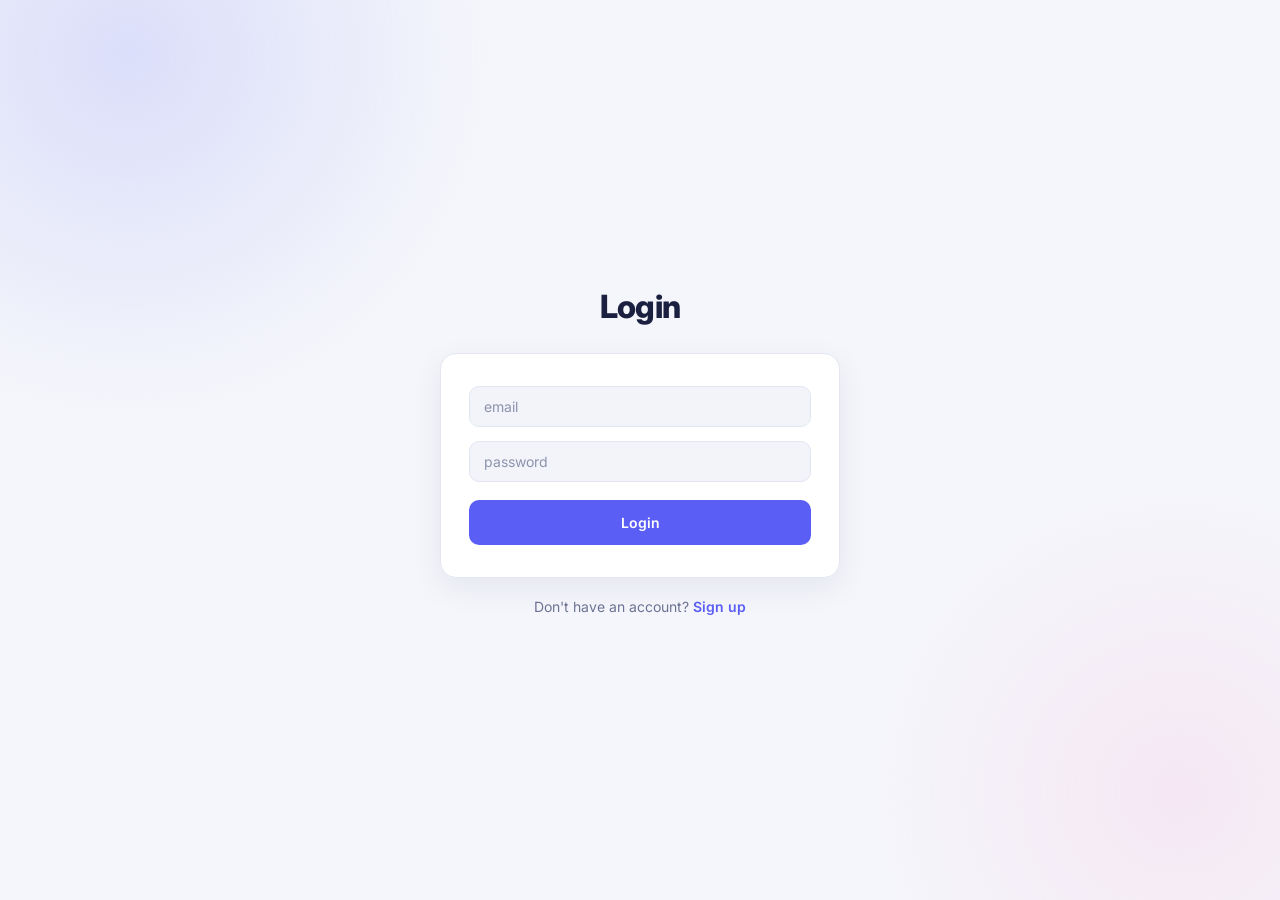
<file: frontend/index.html>
<!DOCTYPE html>
<html lang="en">
<head>
    <meta charset="UTF-8">
    <meta name="viewport" content="width=device-width, initial-scale=1.0">
    <title>Expense Tracker</title>
    <script>
        if (localStorage.getItem('token')) {
            window.location.replace('dashboard.html')
        } else {
            window.location.replace('login.html')
        }
    </script>
    <noscript>
        <meta http-equiv="refresh" content="0; url=login.html">
    </noscript>
</head>
<body>
</body>
</html>
</file>
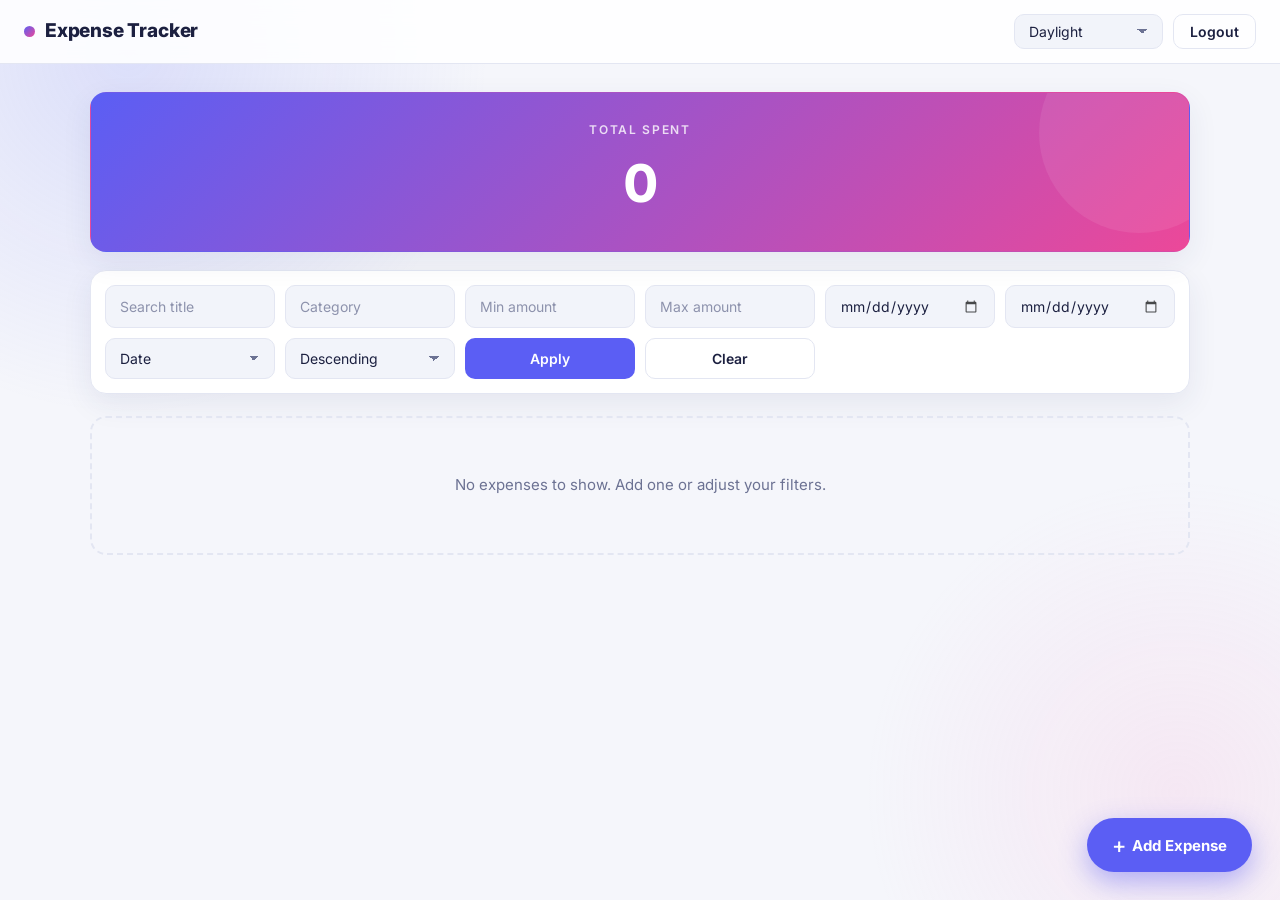
<file: frontend/dashboard.html>
<!doctype html>
<html lang="en">
  <head>
    <meta charset="UTF-8" />
    <meta name="viewport" content="width=device-width, initial-scale=1.0" />
    <title>Dashboard</title>
    <script src="js/theme.js"></script>
    <link rel="stylesheet" href="css/style.css" />
  </head>
  <body>
    <nav class="navbar">
      <h2>Expense Tracker</h2>
      <div class="nav-actions">
        <select id="theme-switcher" aria-label="Theme">
          <option value="daylight">Daylight</option>
          <option value="midnight">Midnight Neon</option>
          <option value="paper">Paper</option>
          <option value="terminal">Terminal</option>
          <option value="ocean">Ocean</option>
          <option value="aurora">Aurora</option>
          <option value="coffee">Coffee</option>
          <option value="forest">Forest</option>
          <option value="mono">Mono White</option>
          <option value="monodark">Mono Dark</option>
          <option value="citrus">Citrus</option>
        </select>
        <button id="logout">Logout</button>
      </div>
    </nav>

    <div class="summary-card">
      <p>Total spent</p>
      <h2 id="total">0</h2>
    </div>

    <div class="filters">
      <input type="text" id="filter-search" placeholder="Search title" />
      <input type="text" id="filter-category" placeholder="Category" />
      <input type="number" id="filter-min" placeholder="Min amount" />
      <input type="number" id="filter-max" placeholder="Max amount" />
      <input type="date" id="filter-from" />
      <input type="date" id="filter-to" />
      <select id="filter-sort">
        <option value="date">Date</option>
        <option value="amount">Amount</option>
      </select>
      <select id="filter-order">
        <option value="desc">Descending</option>
        <option value="asc">Ascending</option>
      </select>
      <button id="apply-filters">Apply</button>
      <button id="clear-filters">Clear</button>
    </div>

    <button id="addexp">Add Expense</button>
    <p id="error"></p>

    <div id="expenses"></div>

    <!--~ Add Expense Modal -->
    <div id="modal" class="modal hidden">
      <form id="add-expense">
        <input type="text" id="title" placeholder="Title" />
        <textarea id="description" placeholder="Description"></textarea>
        <input type="number" id="amount" placeholder="Amount" />
        <input type="text" id="category" placeholder="Category" />
        <input type="date" id="date" />
        <button id="add-btn">Add+</button>
        <button type="button" id="cancel-btn">Cancel</button>
      </form>
    </div>

    <!-- ~ Delete Confirmation Modal -->
    <div id="delete-modal" class="modal hidden">
      <div class="modal-content">
        <h3>Are you sure?</h3>
        <p>
          Do you really want to delete this expense? This action cannot be
          undone.
        </p>
        <div class="modal-buttons">
          <button id="confirm-delete" class="BTN danger">Yes, Delete</button>
          <button id="cancel-delete" class="BTN">Cancel</button>
        </div>
      </div>
    </div>

    <script src="js/api.js"></script>
    <script src="js/dashboard.js"></script>
    
  </body>
</html>
</file>
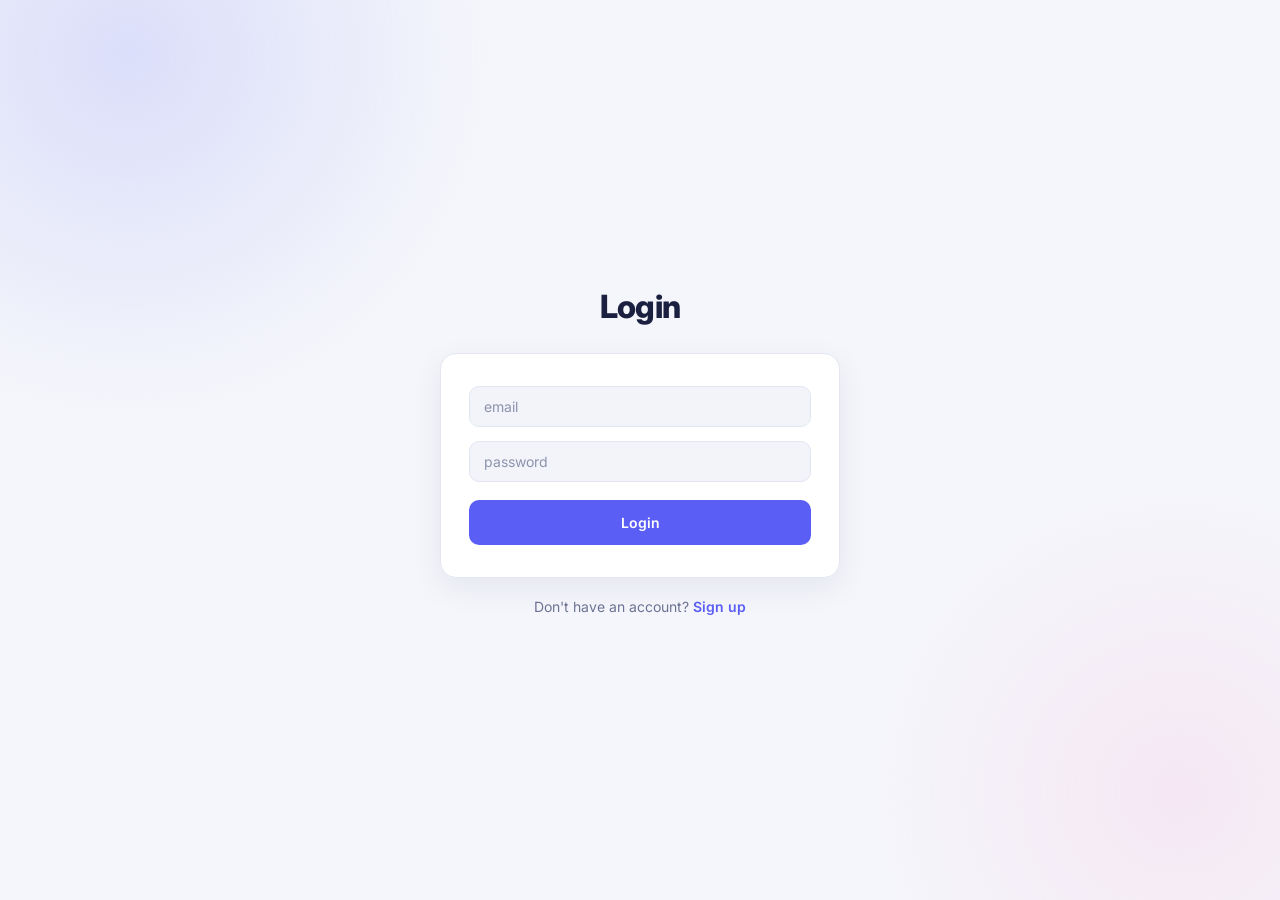
<file: frontend/login.html>
<!DOCTYPE html>
<html lang="en">
<head>
    <meta charset="UTF-8">
    <meta name="viewport" content="width=device-width, initial-scale=1.0">
    <title>Login Page</title>
    <script src="js/theme.js"></script>
    <link rel="stylesheet" href="css/style.css">
</head>
<body>
    <h1>Login</h1>
    <form action="" id="login-form">
        <input type="email" class="email" id="email" placeholder="email">
        <input type="password" class="password" id="password" placeholder="password">
        <button class="btn" id="login-btn">Login</button>
        <p id="error"></p>
    </form>
    <p>
    Don't have an account? <a href="signup.html">Sign up</a>
</p>

    <script src="js/api.js"></script>
    <script src="js/auth.js"></script>
    
</body>
</html>
</file>
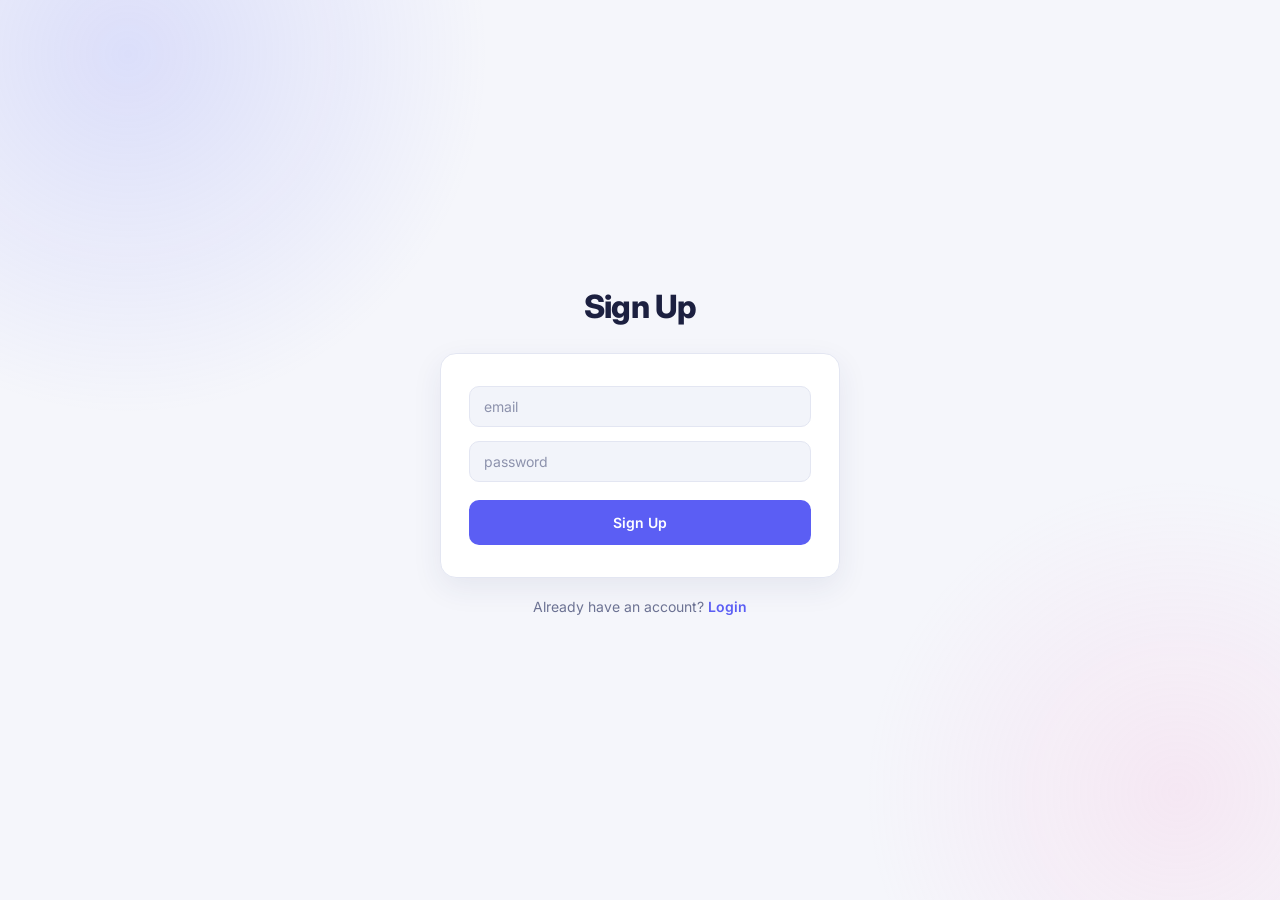
<file: frontend/signup.html>
<!DOCTYPE html>
<html lang="en">
<head>
    <meta charset="UTF-8">
    <meta name="viewport" content="width=device-width, initial-scale=1.0">
    <title>Sign Up Page</title>
    <script src="js/theme.js"></script>
    <link rel="stylesheet" href="css/style.css">
</head>
<body>
    <h1>Sign Up</h1>
    <form action="" id="login-form">
        <input type="email" class="email" id="email" placeholder="email">
        <input type="password" class="password" id="password" placeholder="password">
        <button class="btn" id="signup-btn">Sign Up</button>
        <p id="error"></p>
    </form>
<p >
    Already have an account? <a href="login.html">Login</a>
</p>
    <script src="js/api.js"></script>
    <script src="js/auth.js"></script>
    
</body>
</html>
</file>
<file: frontend/css/style.css>
@import url('https://fonts.googleapis.com/css2?family=Inter:wght@400;500;600;700;800&family=JetBrains+Mono:wght@400;600;700&family=Lora:wght@500;600;700&display=swap');

/* =====================================================
   THEMES  (set with <html data-theme="name">)
   daylight (default) | midnight | paper | mocha
   nord | rose | terminal | glass
   ===================================================== */

:root,
[data-theme="daylight"] {
    --bg: #f5f6fb;
    --bg-image: none;
    --glow-1: #818cf8;
    --glow-2: #f9a8d4;
    --surface: #ffffff;
    --surface-2: #f2f4fa;
    --text: #1c2040;
    --muted: #6c7293;
    --border: #e3e6f2;
    --primary: #5b5ef4;
    --primary-hover: #4a4de0;
    --primary-text: #ffffff;
    --accent: #ec4899;
    --danger: #ef4444;
    --danger-hover: #dc2626;
    --shadow: 0 10px 30px rgba(40, 45, 100, 0.08);
    --radius: 16px;
    --radius-sm: 10px;
    --backdrop: none;
    --scheme: light;
    --font-body: 'Inter', system-ui, sans-serif;
    --font-heading: 'Inter', system-ui, sans-serif;
    --total-bg: linear-gradient(135deg, var(--primary), var(--accent));
    --total-text: var(--primary-text);
    --total-border: transparent;
    --text-glow: none;
    --option-bg: var(--surface);
}

/* Neon cyan + magenta on near-black */
[data-theme="midnight"] {
    --bg: #07070f;
    --glow-1: #00e5ff;
    --glow-2: #ff2bd6;
    --surface: #11111f;
    --surface-2: #181830;
    --text: #e8e8ff;
    --muted: #8b8bb5;
    --border: #26264a;
    --primary: #00e5ff;
    --primary-hover: #33ecff;
    --primary-text: #04040a;
    --accent: #ff2bd6;
    --danger: #ff4d6d;
    --danger-hover: #ff7088;
    --shadow: 0 10px 34px rgba(0, 229, 255, 0.08);
    --scheme: dark;
}

/* Warm cream and ink, like a notebook */
[data-theme="paper"] {
    --bg: #f3ecdd;
    --glow-1: #e3cfa4;
    --glow-2: #e8c9b0;
    --surface: #fffaf0;
    --surface-2: #f4ecda;
    --text: #2b2a26;
    --muted: #7d7766;
    --border: #d8ccb2;
    --primary: #2b2a26;
    --primary-hover: #46443d;
    --primary-text: #fffaf0;
    --accent: #b5452f;
    --danger: #a32d2d;
    --danger-hover: #8a2222;
    --shadow: 4px 4px 0 rgba(43, 42, 38, 0.12);
    --radius: 8px;
    --radius-sm: 6px;
    --font-body: 'Lora', Georgia, serif;
    --font-heading: 'Lora', Georgia, serif;
    --total-bg: #2b2a26;
    --total-text: #f3ecdd;
    --scheme: light;
}

/* Green phosphor on black */
[data-theme="terminal"] {
    --bg: #000000;
    --glow-1: #33ff66;
    --glow-2: #33ff66;
    --surface: #050c05;
    --surface-2: #000000;
    --text: #33ff66;
    --muted: #1fa046;
    --border: #146b2e;
    --primary: #33ff66;
    --primary-hover: #66ff8c;
    --primary-text: #000000;
    --accent: #ffd400;
    --danger: #ff3b3b;
    --danger-hover: #ff6666;
    --shadow: 0 0 14px rgba(51, 255, 102, 0.12);
    --radius: 3px;
    --radius-sm: 2px;
    --font-body: 'JetBrains Mono', ui-monospace, monospace;
    --font-heading: 'JetBrains Mono', ui-monospace, monospace;
    --total-bg: var(--surface);
    --total-text: var(--primary);
    --total-border: var(--primary);
    --text-glow: 0 0 10px rgba(51, 255, 102, 0.55);
    --scheme: dark;
}

    




/* Deep navy with sea-green highlights */
[data-theme="ocean"] {
    --bg: #08121f;
    --glow-1: #3ea6ff;
    --glow-2: #26d0b2;
    --surface: #0f2036;
    --surface-2: #132a45;
    --text: #e4f1ff;
    --muted: #84a3c4;
    --border: #1f3d5e;
    --primary: #3ea6ff;
    --primary-hover: #66b9ff;
    --primary-text: #06121f;
    --accent: #26d0b2;
    --danger: #ff6b6b;
    --danger-hover: #ff8a8a;
    --shadow: 0 10px 30px rgba(0, 0, 0, 0.35);
    --scheme: dark;
}



/* Northern lights: frosted dark with green and violet */
[data-theme="aurora"] {
    --bg: #0b1020;
    --bg-image: linear-gradient(160deg, #0b1020 0%, #0f2a3d 50%, #1a1040 100%);
    --glow-1: #34d399;
    --glow-2: #a78bfa;
    --surface: rgba(255, 255, 255, 0.06);
    --surface-2: rgba(255, 255, 255, 0.05);
    --text: #e8f5f1;
    --muted: #8fb0ad;
    --border: rgba(255, 255, 255, 0.12);
    --primary: #34d399;
    --primary-hover: #5eead4;
    --primary-text: #04201a;
    --accent: #a78bfa;
    --danger: #fb7185;
    --danger-hover: #fda4af;
    --shadow: 0 10px 34px rgba(0, 0, 0, 0.35);
    --backdrop: blur(14px) saturate(130%);
    --total-bg: linear-gradient(135deg, #34d399, #a78bfa);
    --total-text: #04201a;
    --modal-bg: rgba(15, 25, 45, 0.92);
    --option-bg: #12202e;
    --scheme: dark;
}



/* Light latte and cream with espresso buttons */
[data-theme="coffee"] {
    --bg: #f1e4d3;
    --glow-1: #c68b59;
    --glow-2: #e3c9a6;
    --surface: #fbf4ea;
    --surface-2: #f0e3d1;
    --text: #3b2418;
    --muted: #8a6a55;
    --border: #dcc6ac;
    --primary: #6f4e37;
    --primary-hover: #5a3e2b;
    --primary-text: #fff8ee;
    --accent: #c68b59;
    --danger: #b3382c;
    --danger-hover: #8f2c22;
    --shadow: 0 10px 28px rgba(59, 36, 24, 0.12);
    --font-heading: 'Lora', Georgia, serif;
    --total-bg: linear-gradient(135deg, #6f4e37, #3b2418);
    --total-text: #fbf0e0;
    --scheme: light;
}

/* Sunlit woodland: leaf green, fern and bark */
[data-theme="forest"] {
    --bg: #eef2e4;
    --glow-1: #8fbf7a;
    --glow-2: #e3c98c;
    --surface: #fbfcf5;
    --surface-2: #e9eedc;
    --text: #1f2e1c;
    --muted: #66795c;
    --border: #d2dcc0;
    --primary: #2f6b3a;
    --primary-hover: #265a30;
    --primary-text: #f4f8ec;
    --accent: #a0662d;
    --danger: #b5443a;
    --danger-hover: #963529;
    --shadow: 0 10px 30px rgba(47, 80, 40, 0.12);
    --total-bg: linear-gradient(135deg, #2f6b3a, #5a9a4c);
    --total-text: #f4f8ec;
    --scheme: light;
}

/* Pure white, black text, white buttons with black outlines */
[data-theme="mono"] {
    --bg: #ffffff;
    --glow-1: #ffffff;
    --glow-2: #ffffff;
    --surface: #ffffff;
    --surface-2: #f5f5f5;
    --text: #000000;
    --muted: #555555;
    --border: #cfcfcf;
    --primary: #000000;
    --primary-hover: #222222;
    --primary-text: #ffffff;
    --accent: #000000;
    --danger: #d00000;
    --danger-hover: #a30000;
    --shadow: 0 8px 24px rgba(0, 0, 0, 0.08);
    --total-bg: #ffffff;
    --total-text: #000000;
    --total-border: #000000;
    --scheme: light;
}

/* extra rules for the white buttons */
[data-theme="mono"] button {
    background: #ffffff;
    color: #000000;
    border-color: #000000;
}

[data-theme="mono"] button:hover {
    background: #000000;
    color: #ffffff;
    box-shadow: none;
}

[data-theme="mono"] .expense-card .BTN:not(:hover) {
    background: #ffffff;
    border-color: #000000;
}
/* Pure black, white text, black buttons with white outlines */
[data-theme="monodark"] {
    --bg: #000000;
    --glow-1: #000000;
    --glow-2: #000000;
    --surface: #000000;
    --surface-2: #141414;
    --text: #ffffff;
    --muted: #aaaaaa;
    --border: #3a3a3a;
    --primary: #ffffff;
    --primary-hover: #dddddd;
    --primary-text: #000000;
    --accent: #ffffff;
    --danger: #ff4d4d;
    --danger-hover: #ff7a7a;
    --shadow: 0 8px 24px rgba(255, 255, 255, 0.06);
    --total-bg: #000000;
    --total-text: #ffffff;
    --total-border: #ffffff;
    --scheme: dark;
}

/* extra rules for the black buttons */
[data-theme="monodark"] button {
    background: #000000;
    color: #ffffff;
    border-color: #ffffff;
}

[data-theme="monodark"] button:hover {
    background: #ffffff;
    color: #000000;
    box-shadow: none;
}

[data-theme="monodark"] .expense-card .BTN:not(:hover) {
    background: #000000;
    border-color: #ffffff;
}
/* Bright lemon and lime, fresh and sunny */
[data-theme="citrus"] {
    --bg: #fffbe6;
    --glow-1: #facc15;
    --glow-2: #a3e635;
    --surface: #ffffff;
    --surface-2: #fdf8d8;
    --text: #2f2a00;
    --muted: #7a7330;
    --border: #efe8b0;
    --primary: #4d7c0f;
    --primary-hover: #3f6610;
    --primary-text: #ffffff;
    --accent: #e08a00;
    --danger: #dc2626;
    --danger-hover: #b91c1c;
    --shadow: 0 10px 28px rgba(120, 110, 0, 0.12);
    --total-bg: linear-gradient(135deg, #facc15, #84cc16);
    --total-text: #1f2400;
    --scheme: light;
}
/* =====================================================
   BASE
   ===================================================== */

* {
    box-sizing: border-box;
    scrollbar-width: thin;
    scrollbar-color: var(--border) transparent;
}

html {
    color-scheme: var(--scheme);
}

body {
    margin: 0;
    padding: 0 24px 110px;
    min-height: 100vh;
    font-family: var(--font-body);
    font-size: 15px;
    line-height: 1.5;
    color: var(--text);
    background-color: var(--bg);
    background-image: var(--bg-image);
    background-attachment: fixed;
    transition: background-color 0.3s, color 0.3s;
}

/* soft coloured glow behind everything */
body::before {
    content: "";
    position: fixed;
    inset: 0;
    z-index: -1;
    pointer-events: none;
    background:
        radial-gradient(600px circle at 10% 6%, color-mix(in srgb, var(--glow-1) 22%, transparent), transparent 60%),
        radial-gradient(520px circle at 92% 88%, color-mix(in srgb, var(--glow-2) 18%, transparent), transparent 60%);
}

::selection {
    background: var(--primary);
    color: var(--primary-text);
}

h1, h2, h3 {
    font-family: var(--font-heading);
    text-shadow: var(--text-glow);
}

a {
    color: var(--primary);
    font-weight: 600;
    text-decoration: none;
}

a:hover {
    text-decoration: underline;
}

.hidden {
    display: none !important;
}

/* =====================================================
   INPUTS
   ===================================================== */

input,
textarea,
select {
    width: 100%;
    padding: 11px 14px;
    font-family: inherit;
    font-size: 14px;
    color: var(--text);
    background-color: var(--surface-2);
    border: 1px solid var(--border);
    border-radius: var(--radius-sm);
    transition: border-color 0.2s, box-shadow 0.2s, background-color 0.2s;
}

input::placeholder,
textarea::placeholder {
    color: var(--muted);
    opacity: 0.75;
}

input:focus,
textarea:focus,
select:focus {
    outline: none;
    border-color: var(--primary);
    box-shadow: 0 0 0 3px color-mix(in srgb, var(--primary) 25%, transparent);
}

textarea {
    resize: vertical;
    min-height: 80px;
}

/* number inputs: no ugly spinners */
input[type="number"] {
    -moz-appearance: textfield;
    appearance: textfield;
}

input[type="number"]::-webkit-outer-spin-button,
input[type="number"]::-webkit-inner-spin-button {
    -webkit-appearance: none;
    margin: 0;
}

/* date picker icon */
input[type="date"]::-webkit-calendar-picker-indicator {
    cursor: pointer;
    opacity: 0.7;
}

/* custom dropdown arrow, drawn with gradients so it follows the theme */
select {
    -webkit-appearance: none;
    appearance: none;
    cursor: pointer;
    padding-right: 36px;
    background-image:
        linear-gradient(45deg, transparent 50%, var(--muted) 50%),
        linear-gradient(135deg, var(--muted) 50%, transparent 50%);
    background-position: calc(100% - 20px) 50%, calc(100% - 15px) 50%;
    background-size: 5px 5px, 5px 5px;
    background-repeat: no-repeat;
}

select option {
    background: var(--option-bg);
    color: var(--text);
}

/* browser autofill matches the theme */
input:-webkit-autofill {
    -webkit-box-shadow: 0 0 0 100px var(--surface-2) inset;
    -webkit-text-fill-color: var(--text);
}

/* =====================================================
   BUTTONS
   ===================================================== */

button {
    display: inline-flex;
    align-items: center;
    justify-content: center;
    gap: 6px;
    padding: 11px 18px;
    font-family: inherit;
    font-size: 14px;
    font-weight: 600;
    color: var(--primary-text);
    background: var(--primary);
    border: 1px solid transparent;
    border-radius: var(--radius-sm);
    cursor: pointer;
    transition: background 0.2s, color 0.2s, border-color 0.2s, transform 0.15s, box-shadow 0.2s;
}

button:hover {
    background: var(--primary-hover);
    transform: translateY(-1px);
    box-shadow: 0 6px 16px color-mix(in srgb, var(--primary) 35%, transparent);
}

button:active {
    transform: translateY(1px) scale(0.98);
    box-shadow: none;
}

button:focus-visible {
    outline: 2px solid var(--primary);
    outline-offset: 2px;
}

/* secondary (ghost) buttons */
#logout,
#clear-filters,
#cancel-btn,
#cancel-delete {
    background: transparent;
    color: var(--text);
    border-color: var(--border);
}

#logout:hover,
#clear-filters:hover,
#cancel-btn:hover,
#cancel-delete:hover {
    background: var(--surface-2);
    border-color: var(--muted);
    box-shadow: none;
}

.btn {
    padding: 13px 18px;
    margin-top: 4px;
}

/* =====================================================
   LOGIN / SIGNUP  (pages that have an <h1>)
   ===================================================== */

body:has(> h1) {
    display: flex;
    flex-direction: column;
    align-items: center;
    justify-content: center;
    padding: 24px;
}

body:has(> h1) > h1 {
    margin: 0 0 22px;
    font-size: 32px;
    font-weight: 800;
    letter-spacing: -0.02em;
}

body:has(> h1) > p {
    margin: 0;
    font-size: 14px;
    text-align: center;
    color: var(--muted);
}

form {
    display: flex;
    flex-direction: column;
    gap: 14px;
    width: 100%;
    max-width: 400px;
    margin: 0 auto 18px;
    padding: 32px 28px;
    background: var(--surface);
    border: 1px solid var(--border);
    border-radius: var(--radius);
    box-shadow: var(--shadow);
    -webkit-backdrop-filter: var(--backdrop);
    backdrop-filter: var(--backdrop);
}

/* =====================================================
   NAVBAR
   ===================================================== */

.navbar {
    position: sticky;
    top: 0;
    z-index: 20;
    display: flex;
    justify-content: space-between;
    align-items: center;
    margin: 0 -24px 28px;
    padding: 14px 24px;
    background: color-mix(in srgb, var(--surface) 88%, transparent);
    border-bottom: 1px solid var(--border);
    -webkit-backdrop-filter: blur(12px);
    backdrop-filter: blur(12px);
}

.navbar h2 {
    display: flex;
    align-items: center;
    margin: 0;
    font-size: 19px;
    font-weight: 800;
    letter-spacing: -0.01em;
}

.navbar h2::before {
    content: "";
    width: 11px;
    height: 11px;
    margin-right: 10px;
    border-radius: 50%;
    background: linear-gradient(135deg, var(--primary), var(--accent));
}

.nav-actions {
    display: flex;
    align-items: center;
    gap: 10px;
}

.navbar select {
    width: auto;
    padding-top: 8px;
    padding-bottom: 8px;
}

.navbar button {
    padding: 8px 16px;
}

/* =====================================================
   TOTAL CARD
   ===================================================== */

.summary-card {
    position: relative;
    overflow: hidden;
    max-width: 1100px;
    margin: 0 auto 18px;
    padding: 28px 24px;
    text-align: center;
    color: var(--total-text);
    background: var(--total-bg);
    border: 1px solid var(--total-border);
    border-radius: var(--radius);
    box-shadow: var(--shadow);
    -webkit-backdrop-filter: var(--backdrop);
    backdrop-filter: var(--backdrop);
}

.summary-card::after {
    content: "";
    position: absolute;
    top: -60px;
    right: -50px;
    width: 200px;
    height: 200px;
    border-radius: 50%;
    background: var(--total-text);
    opacity: 0.08;
}

.summary-card > * {
    position: relative;
    z-index: 1;
}

.summary-card p {
    margin: 0 0 6px;
    font-size: 12px;
    font-weight: 600;
    letter-spacing: 0.14em;
    text-transform: uppercase;
    opacity: 0.8;
}

#total {
    margin: 0;
    font-size: clamp(34px, 7vw, 52px);
    font-weight: 800;
    letter-spacing: -0.02em;
    font-variant-numeric: tabular-nums;
}

/* =====================================================
   FILTERS
   ===================================================== */

.filters {
    display: grid;
    grid-template-columns: repeat(auto-fit, minmax(150px, 1fr));
    gap: 10px;
    max-width: 1100px;
    margin: 0 auto 22px;
    padding: 14px;
    background: var(--surface);
    border: 1px solid var(--border);
    border-radius: var(--radius);
    box-shadow: var(--shadow);
    -webkit-backdrop-filter: var(--backdrop);
    backdrop-filter: var(--backdrop);
}

/* =====================================================
   EXPENSE CARDS
   ===================================================== */

#expenses {
    display: grid;
    grid-template-columns: repeat(auto-fill, minmax(min(100%, 270px), 1fr));
    gap: 18px;
    max-width: 1100px;
    margin: 0 auto;
}

/* empty state: shows by itself when there are no cards */
#expenses:empty::before {
    content: "No expenses to show. Add one or adjust your filters.";
    grid-column: 1 / -1;
    padding: 56px 16px;
    text-align: center;
    color: var(--muted);
    border: 2px dashed var(--border);
    border-radius: var(--radius);
}

.expense-card {
    display: grid;
    grid-template-columns: 1fr 1fr;
    gap: 8px;
    padding: 16px;
    background: var(--surface);
    border: 1px solid var(--border);
    border-radius: var(--radius);
    box-shadow: var(--shadow);
    -webkit-backdrop-filter: var(--backdrop);
    backdrop-filter: var(--backdrop);
    transition: transform 0.2s, box-shadow 0.2s, border-color 0.2s;
    animation: rise 0.4s ease backwards;
}

.expense-card:hover {
    transform: translateY(-4px);
    border-color: var(--primary);
    box-shadow: 0 18px 40px rgba(0, 0, 0, 0.18);
}

/* cards appear one after another */
.expense-card:nth-child(2) { animation-delay: 0.04s; }
.expense-card:nth-child(3) { animation-delay: 0.08s; }
.expense-card:nth-child(4) { animation-delay: 0.12s; }
.expense-card:nth-child(5) { animation-delay: 0.16s; }
.expense-card:nth-child(6) { animation-delay: 0.20s; }
.expense-card:nth-child(n + 7) { animation-delay: 0.24s; }

/* every field takes the full row unless stated below */
.expense-card input,
.expense-card textarea {
    grid-column: 1 / -1;
}

/* locked fields look like plain text, editable ones look like inputs */
.expense-card input:read-only,
.expense-card textarea:read-only {
    background: transparent;
    border-color: transparent;
    resize: none;
}

.expense-card input:read-only:focus,
.expense-card textarea:read-only:focus {
    outline: none;
    box-shadow: none;
}

.expense-card input[type="date"]:read-only::-webkit-calendar-picker-indicator {
    display: none;
}

/* 1: title */
.expense-card input:nth-child(1) {
    font-family: var(--font-heading);
    font-size: 17px;
    font-weight: 700;
}

/* 2: description */
.expense-card textarea {
    min-height: 48px;
    font-size: 14px;
    color: var(--muted);
    field-sizing: content;
}

/* 3: amount (left half) */
.expense-card input:nth-child(3) {
    grid-column: 1;
    font-size: 20px;
    font-weight: 800;
    color: var(--primary);
}

/* 4: category (right half), shown as a pill badge while locked */
.expense-card input:nth-child(4) {
    grid-column: 2;
}

.expense-card input:nth-child(4):read-only {
    align-self: center;
    padding: 6px 12px;
    font-size: 12px;
    font-weight: 700;
    text-align: center;
    text-transform: capitalize;
    letter-spacing: 0.02em;
    color: var(--accent);
    background: color-mix(in srgb, var(--accent) 16%, transparent);
    border-radius: 999px;
}

/* 5: date */
.expense-card input:nth-child(5) {
    font-size: 13px;
    color: var(--muted);
}

/* Edit (first button) and Delete (last button) side by side */
.expense-card .BTN {
    padding: 9px 12px;
    color: var(--primary);
    background: color-mix(in srgb, var(--primary) 14%, transparent);
}

.expense-card .BTN:hover {
    color: var(--primary-text);
    background: var(--primary);
    box-shadow: none;
}

.expense-card .BTN:last-child {
    color: var(--danger);
    background: color-mix(in srgb, var(--danger) 14%, transparent);
}

.expense-card .BTN:last-child:hover {
    color: #ffffff;
    background: var(--danger);
}

/* =====================================================
   FLOATING "ADD EXPENSE" BUTTON
   ===================================================== */

#addexp {
    position: fixed;
    right: 28px;
    bottom: 28px;
    z-index: 20;
    padding: 15px 24px;
    font-size: 15px;
    font-weight: 700;
    border-radius: 999px;
    box-shadow: 0 10px 28px color-mix(in srgb, var(--primary) 45%, transparent);
}

#addexp::before {
    content: "+";
    font-size: 22px;
    font-weight: 500;
    line-height: 1;
}

#addexp:hover {
    transform: translateY(-3px);
    box-shadow: 0 14px 34px color-mix(in srgb, var(--primary) 55%, transparent);
}

/* =====================================================
   MODALS
   ===================================================== */

.modal {
    position: fixed;
    inset: 0;
    z-index: 50;
    display: flex;
    justify-content: center;
    align-items: center;
    padding: 16px;
    overflow-y: auto;
    background: rgba(5, 8, 20, 0.55);
    animation: fade 0.2s ease;
}

.modal form,
.modal-content {
    animation: pop 0.25s cubic-bezier(0.2, 0.9, 0.3, 1.2);
}

/* Add Expense form */
.modal form {
    max-width: 420px;
    max-height: 90vh;
    margin: 0;
    overflow-y: auto;
    background: var(--modal-bg, var(--surface));
}

#add-expense {
    display: grid;
    grid-template-columns: 1fr 1fr;
    gap: 12px;
}

#add-expense > * {
    grid-column: 1 / -1;
}

#add-expense::before {
    content: "New expense";
    grid-column: 1 / -1;
    font-family: var(--font-heading);
    font-size: 20px;
    font-weight: 800;
}

#add-btn,
#cancel-btn {
    grid-column: auto;
}

/* Delete confirmation */
.modal-content {
    width: 100%;
    max-width: 380px;
    padding: 28px;
    text-align: center;
    background: var(--modal-bg, var(--surface));
    border: 1px solid var(--border);
    border-radius: var(--radius);
    box-shadow: var(--shadow);
    -webkit-backdrop-filter: var(--backdrop);
    backdrop-filter: var(--backdrop);
}

.modal-content h3 {
    margin: 0 0 8px;
    font-size: 20px;
}

.modal-content p {
    margin: 0 0 22px;
    color: var(--muted);
}

.modal-buttons {
    display: flex;
    gap: 10px;
}

.modal-buttons .BTN {
    flex: 1;
}

.modal-buttons .BTN.danger {
    color: #ffffff;
    background: var(--danger);
}

.modal-buttons .BTN.danger:hover {
    background: var(--danger-hover);
    box-shadow: 0 6px 16px color-mix(in srgb, var(--danger) 40%, transparent);
}

/* =====================================================
   ERRORS
   ===================================================== */

#error:empty {
    display: none;
}

/* dashboard: error slides in as a toast, then fades out */
body > #error:not(:empty) {
    position: fixed;
    top: 84px;
    left: 50%;
    z-index: 100;
    max-width: 90vw;
    margin: 0;
    padding: 12px 22px;
    font-size: 14px;
    font-weight: 600;
    text-align: center;
    color: #ffffff;
    background: var(--danger);
    border-radius: 999px;
    box-shadow: 0 10px 30px rgba(0, 0, 0, 0.3);
    animation: toast 5s ease forwards;
}

/* login / signup: error shows inside the form */
form #error:not(:empty) {
    margin: 0;
    padding: 10px 12px;
    font-size: 13px;
    text-align: center;
    color: var(--danger);
    background: color-mix(in srgb, var(--danger) 12%, transparent);
    border: 1px solid color-mix(in srgb, var(--danger) 40%, transparent);
    border-radius: var(--radius-sm);
    animation: shake 0.35s;
}

/* =====================================================
   ANIMATIONS
   ===================================================== */

@keyframes rise {
    from { opacity: 0; transform: translateY(14px); }
    to   { opacity: 1; transform: translateY(0); }
}

@keyframes fade {
    from { opacity: 0; }
    to   { opacity: 1; }
}

@keyframes pop {
    from { opacity: 0; transform: translateY(12px) scale(0.95); }
    to   { opacity: 1; transform: translateY(0) scale(1); }
}

@keyframes toast {
    0%   { opacity: 0; transform: translate(-50%, -20px); }
    8%   { opacity: 1; transform: translate(-50%, 0); }
    85%  { opacity: 1; transform: translate(-50%, 0); }
    100% { opacity: 0; transform: translate(-50%, -10px); visibility: hidden; }
}

@keyframes shake {
    0%, 100% { transform: translateX(0); }
    25%      { transform: translateX(-6px); }
    75%      { transform: translateX(6px); }
}

@media (prefers-reduced-motion: reduce) {
    *,
    *::before,
    *::after {
        animation: none !important;
        transition: none !important;
    }
}

/* =====================================================
   PHONES
   ===================================================== */

@media (max-width: 600px) {
    body {
        padding: 0 14px 100px;
    }

    body:has(> h1) {
        padding: 20px 14px;
    }

    .navbar {
        margin: 0 -14px 20px;
        padding: 12px 14px;
    }

    .navbar h2 {
        font-size: 16px;
    }

    .nav-actions {
        gap: 6px;
    }

    .summary-card {
        padding: 22px 16px;
    }

    #addexp {
        right: 16px;
        bottom: 16px;
        padding: 14px 20px;
    }

    form {
        padding: 24px 18px;
    }
}
</file>
